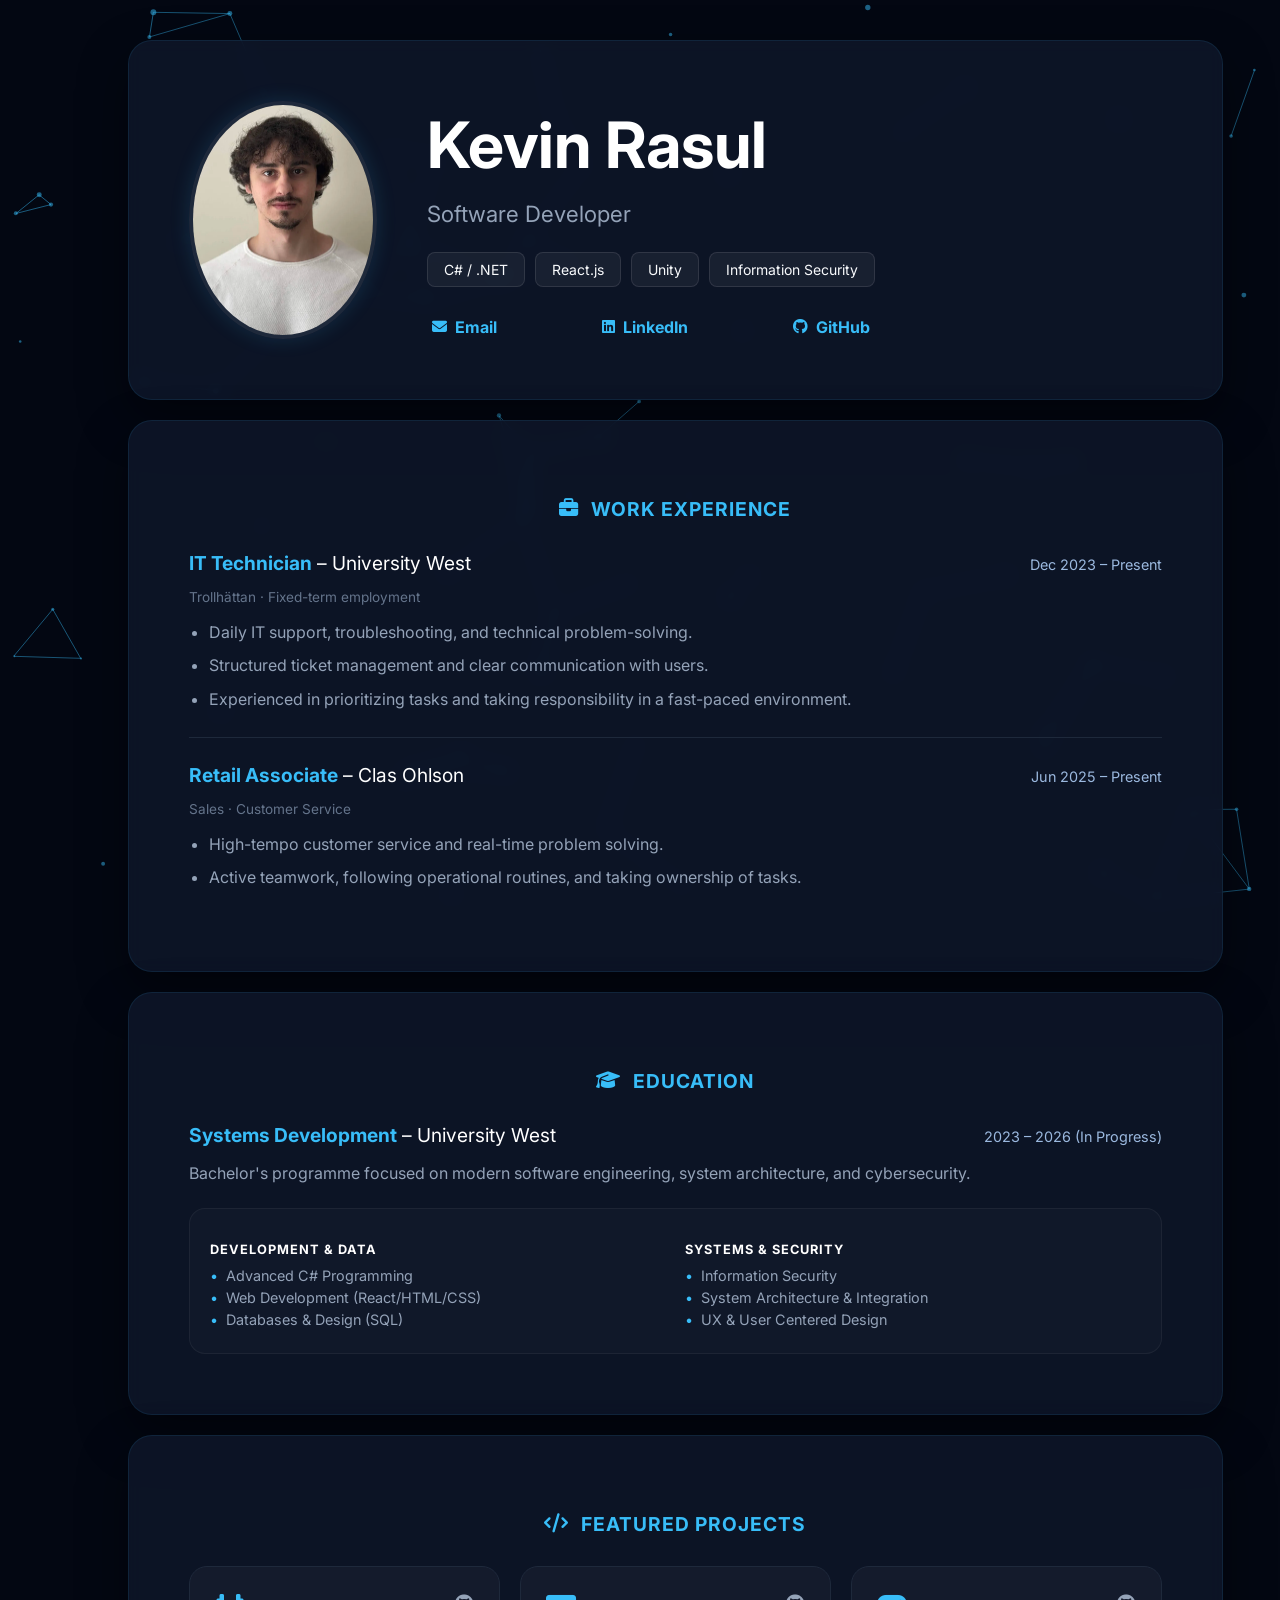
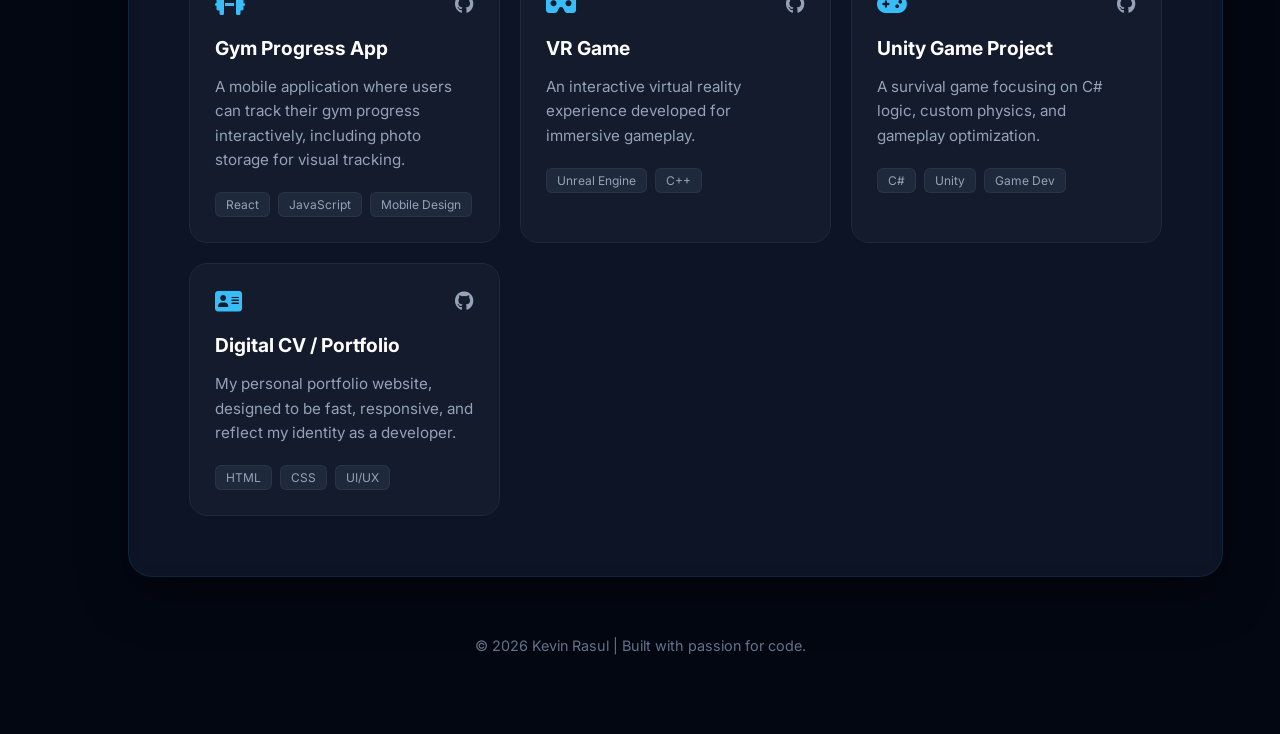
<file: index.html>
<!doctype html>
<html lang="en">
  <head>
    <meta charset="UTF-8" />
    <meta name="viewport" content="width=device-width, initial-scale=1.0" />
    <title>Kevin Rasul | Software Developer</title>
    <link rel="stylesheet" href="profile.css" />

    <link
      rel="stylesheet"
      href="https://cdnjs.cloudflare.com/ajax/libs/font-awesome/6.5.1/css/all.min.css"
    />

    <link
      href="https://fonts.googleapis.com/css2?family=Inter:wght@400;700;900&display=swap"
      rel="stylesheet"
    />
  </head>
  <body>
    <canvas id="canvas-bg"></canvas>

    <script>
      const canvas = document.getElementById("canvas-bg");
      const ctx = canvas.getContext("2d");
      let particles = [];

      function resize() {
        canvas.width = window.innerWidth;
        canvas.height = window.innerHeight;
      }
      window.addEventListener("resize", resize);
      resize();

      const mouse = { x: null, y: null };
      window.addEventListener("mousemove", (e) => {
        mouse.x = e.x;
        mouse.y = e.y;
      });

      class Particle {
        constructor() {
          this.x = Math.random() * canvas.width;
          this.y = Math.random() * canvas.height;
          this.size = Math.random() * 2 + 1;
          this.speedX = Math.random() * 1 - 0.5;
          this.speedY = Math.random() * 1 - 0.5;
        }
        update() {
          this.x += this.speedX;
          this.y += this.speedY;
          if (this.x > canvas.width) this.x = 0;
          if (this.x < 0) this.x = canvas.width;
          if (this.y > canvas.height) this.y = 0;
          if (this.y < 0) this.y = canvas.height;

          // Interaction with mouse
          let dx = mouse.x - this.x;
          let dy = mouse.y - this.y;
          let distance = Math.sqrt(dx * dx + dy * dy);
          if (distance < 150) {
            this.x -= dx / 20;
            this.y -= dy / 20;
          }
        }
        draw() {
          ctx.fillStyle = "rgba(56, 189, 248, 0.5)";
          ctx.beginPath();
          ctx.arc(this.x, this.y, this.size, 0, Math.PI * 2);
          ctx.fill();
        }
      }

      function init() {
        for (let i = 0; i < 80; i++) particles.push(new Particle());
      }

      function animate() {
        ctx.clearRect(0, 0, canvas.width, canvas.height);
        for (let i = 0; i < particles.length; i++) {
          particles[i].update();
          particles[i].draw();
          for (let j = i; j < particles.length; j++) {
            let dx = particles[i].x - particles[j].x;
            let dy = particles[i].y - particles[j].y;
            let distance = Math.sqrt(dx * dx + dy * dy);
            if (distance < 100) {
              ctx.strokeStyle = `rgba(56, 189, 248, ${1 - (distance / 100) * 0.2})`;
              ctx.lineWidth = 0.5;
              ctx.beginPath();
              ctx.moveTo(particles[i].x, particles[i].y);
              ctx.lineTo(particles[j].x, particles[j].y);
              ctx.stroke();
            }
          }
        }
        requestAnimationFrame(animate);
      }
      init();
      animate();
    </script>
    <div class="container">
      <div class="hero-card">
        <img src="IMG_6983.webp" alt="Kevin Rasul" class="profile-pic" />

        <div class="hero-info">
          <h1>Kevin Rasul</h1>
          <p class="hero-subtitle">Software Developer</p>

          <div class="competence-grid">
            <span class="skill-tag">C# / .NET</span>
            <span class="skill-tag">React.js</span>
            <span class="skill-tag">Unity</span>
            <span class="skill-tag">Information Security</span>
          </div>

          <div class="hero-contact">
            <a href="mailto:kevin.rasul@hotmail.com">
              <i class="fa-solid fa-envelope"></i> Email
            </a>

            <a
              href="https://www.linkedin.com/in/kevin-rasul-252a8b273/"
              target="_blank"
            >
              <i class="fa-brands fa-linkedin"></i> LinkedIn
            </a>

            <a href="https://github.com/dreeys" target="_blank">
              <i class="fa-brands fa-github"></i> GitHub
            </a>
          </div>
        </div>
      </div>

      <section class="experience-box">
        <h2><i class="fa-solid fa-briefcase"></i> Work Experience</h2>

        <div class="job-item">
          <div class="job-header">
            <div class="job-title"><b>IT Technician</b> – University West</div>
            <span class="job-date">Dec 2023 – Present</span>
          </div>
          <p class="job-location">Trollhättan · Fixed-term employment</p>
          <ul>
            <li>
              Daily IT support, troubleshooting, and technical problem-solving.
            </li>
            <li>
              Structured ticket management and clear communication with users.
            </li>
            <li>
              Experienced in prioritizing tasks and taking responsibility in a
              fast-paced environment.
            </li>
          </ul>
        </div>

        <div class="job-divider"></div>

        <div class="job-item">
          <div class="job-header">
            <div class="job-title"><b>Retail Associate</b> – Clas Ohlson</div>
            <span class="job-date">Jun 2025 – Present</span>
          </div>
          <p class="job-location">Sales · Customer Service</p>
          <ul>
            <li>High-tempo customer service and real-time problem solving.</li>
            <li>
              Active teamwork, following operational routines, and taking
              ownership of tasks.
            </li>
          </ul>
        </div>
      </section>

      <section class="education-box">
        <h2><i class="fa-solid fa-graduation-cap"></i> Education</h2>

        <div class="edu-item">
          <div class="edu-header">
            <div class="edu-title">
              <b>Systems Development</b> – University West
            </div>
            <span class="edu-date">2023 – 2026 (In Progress)</span>
          </div>
          <p class="edu-desc">
            Bachelor's programme focused on modern software engineering, system
            architecture, and cybersecurity.
          </p>

          <div class="course-grid">
            <div class="course-category">
              <p class="kicker">Development & Data</p>
              <ul>
                <li>Advanced C# Programming</li>
                <li>Web Development (React/HTML/CSS)</li>
                <li>Databases & Design (SQL)</li>
              </ul>
            </div>

            <div class="course-category">
              <p class="kicker">Systems & Security</p>
              <ul>
                <li>Information Security</li>
                <li>System Architecture & Integration</li>
                <li>UX & User Centered Design</li>
              </ul>
            </div>
          </div>
        </div>
      </section>

      <section class="projects-box">
        <h2><i class="fa-solid fa-code"></i> Featured Projects</h2>

        <div class="projects-grid">
          <div class="project-card">
            <div class="project-header">
              <i class="fa-solid fa-dumbbell project-icon"></i>
              <div class="project-links">
                <a href="https://github.com/dreeys/NeoGym" target="_blank"
                  ><i class="fa-brands fa-github"></i
                ></a>
              </div>
            </div>
            <h3>Gym Progress App</h3>
            <p>
              A mobile application where users can track their gym progress
              interactively, including photo storage for visual tracking.
            </p>
            <div class="project-tags">
              <span>React</span>
              <span>JavaScript</span>
              <span>Mobile Design</span>
            </div>
          </div>

          <div class="project-card">
            <div class="project-header">
              <i class="fa-solid fa-vr-cardboard project-icon"></i>
              <div class="project-links">
                <a href="https://github.com/dreeys/VRproject" target="_blank"
                  ><i class="fa-brands fa-github"></i
                ></a>
              </div>
            </div>
            <h3>VR Game</h3>
            <p>
              An interactive virtual reality experience developed for immersive
              gameplay.
            </p>
            <div class="project-tags">
              <span>Unreal Engine</span>
              <span>C++</span>
            </div>
          </div>

          <div class="project-card">
            <div class="project-header">
              <i class="fa-solid fa-gamepad project-icon"></i>
              <div class="project-links">
                <a href="https://github.com/dreeys/ZombieGame" target="_blank"
                  ><i class="fa-brands fa-github"></i
                ></a>
              </div>
            </div>
            <h3>Unity Game Project</h3>
            <p>
              A survival game focusing on C# logic, custom physics, and gameplay
              optimization.
            </p>
            <div class="project-tags">
              <span>C#</span>
              <span>Unity</span>
              <span>Game Dev</span>
            </div>
          </div>

          <div class="project-card">
            <div class="project-header">
              <i class="fa-solid fa-address-card project-icon"></i>
              <div class="project-links">
                <a href="https://github.com/dreeys" target="_blank"
                  ><i class="fa-brands fa-github"></i
                ></a>
              </div>
            </div>
            <h3>Digital CV / Portfolio</h3>
            <p>
              My personal portfolio website, designed to be fast, responsive,
              and reflect my identity as a developer.
            </p>
            <div class="project-tags">
              <span>HTML</span>
              <span>CSS</span>
              <span>UI/UX</span>
            </div>
          </div>
        </div>
      </section>

      <footer
        style="
          text-align: center;
          padding: 40px;
          color: #64748b;
          font-size: 0.9rem;
        "
      >
        © 2026 Kevin Rasul | Built with passion for code.
      </footer>
    </div>
  </body>
</html>
</file>
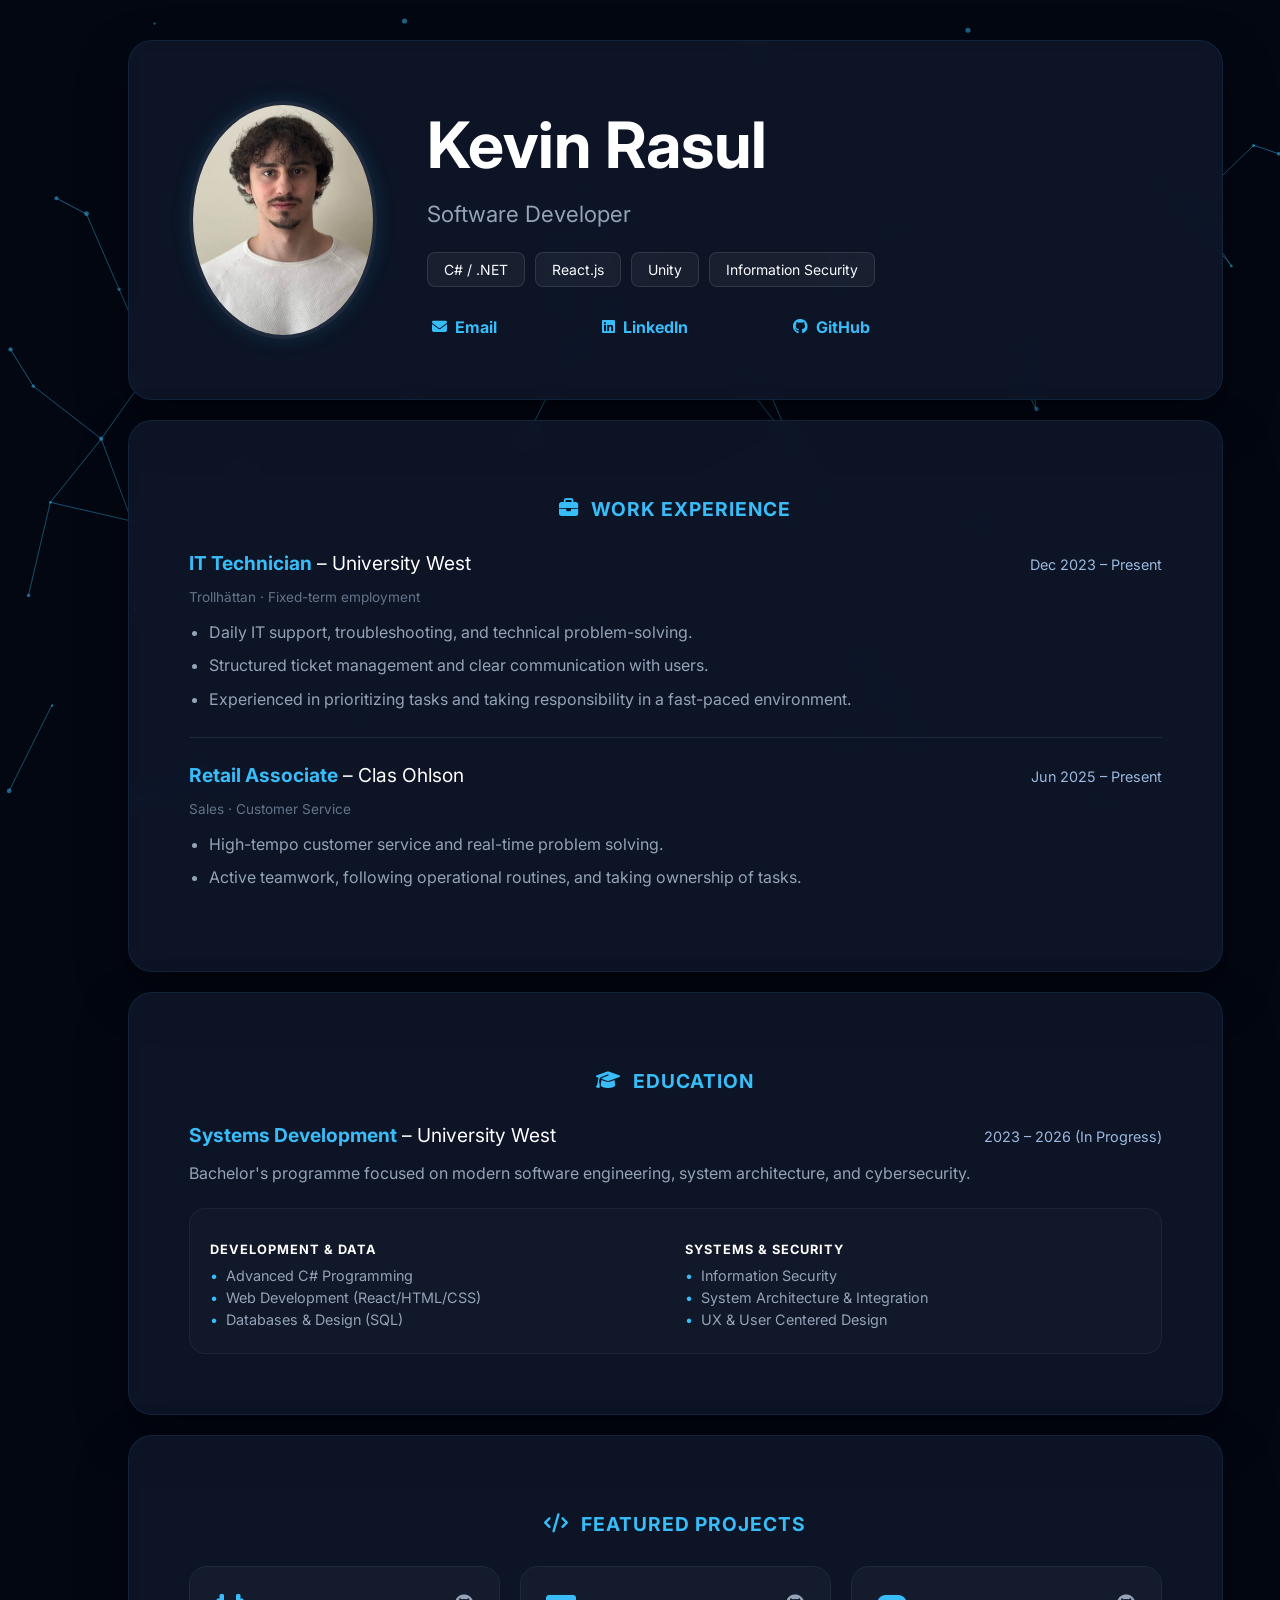
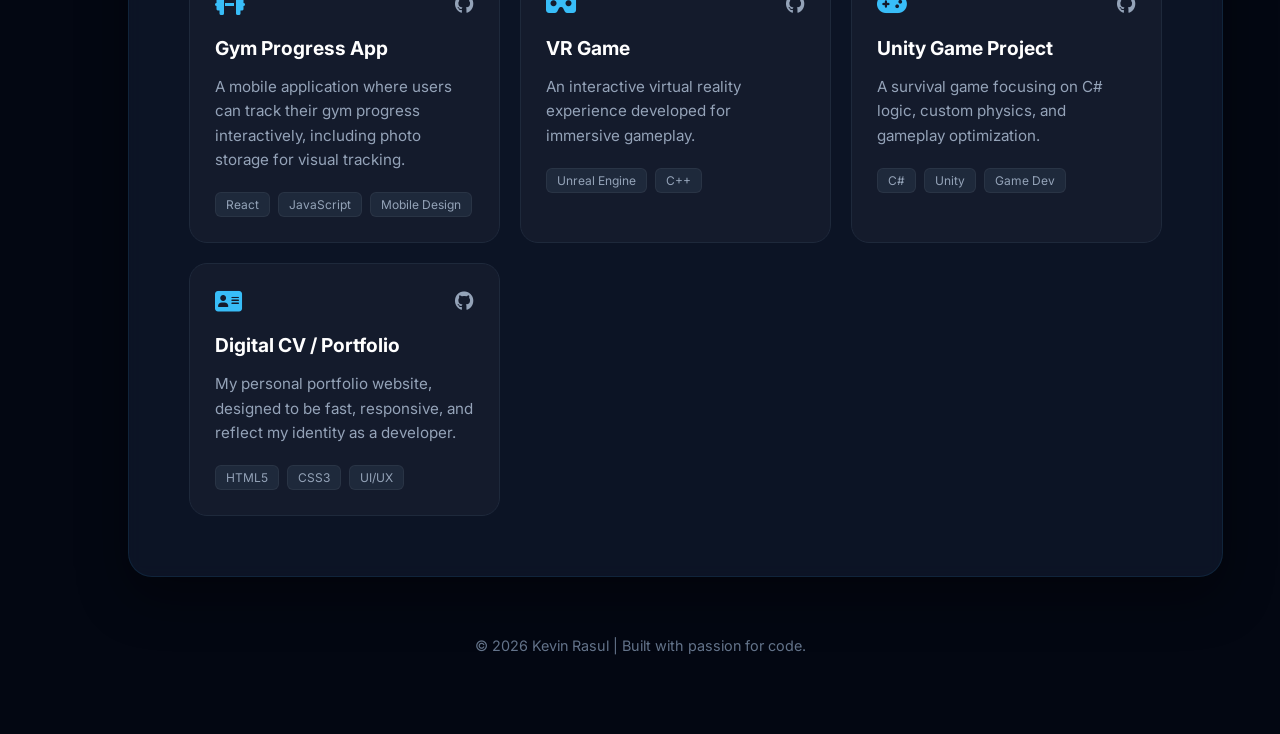
<file: profile.html>
<!doctype html>
<html lang="en">
  <head>
    <meta charset="UTF-8" />
    <meta name="viewport" content="width=device-width, initial-scale=1.0" />
    <title>Kevin Rasul | Software Developer</title>
    <link rel="stylesheet" href="profile.css" />

    <link
      rel="stylesheet"
      href="https://cdnjs.cloudflare.com/ajax/libs/font-awesome/6.5.1/css/all.min.css"
    />

    <link
      href="https://fonts.googleapis.com/css2?family=Inter:wght@400;700;900&display=swap"
      rel="stylesheet"
    />
  </head>
  <body>
    <canvas id="canvas-bg"></canvas>

    <script>
      const canvas = document.getElementById("canvas-bg");
      const ctx = canvas.getContext("2d");
      let particles = [];

      function resize() {
        canvas.width = window.innerWidth;
        canvas.height = window.innerHeight;
      }
      window.addEventListener("resize", resize);
      resize();

      const mouse = { x: null, y: null };
      window.addEventListener("mousemove", (e) => {
        mouse.x = e.x;
        mouse.y = e.y;
      });

      class Particle {
        constructor() {
          this.x = Math.random() * canvas.width;
          this.y = Math.random() * canvas.height;
          this.size = Math.random() * 2 + 1;
          this.speedX = Math.random() * 1 - 0.5;
          this.speedY = Math.random() * 1 - 0.5;
        }
        update() {
          this.x += this.speedX;
          this.y += this.speedY;
          if (this.x > canvas.width) this.x = 0;
          if (this.x < 0) this.x = canvas.width;
          if (this.y > canvas.height) this.y = 0;
          if (this.y < 0) this.y = canvas.height;

          // Interaction with mouse
          let dx = mouse.x - this.x;
          let dy = mouse.y - this.y;
          let distance = Math.sqrt(dx * dx + dy * dy);
          if (distance < 150) {
            this.x -= dx / 20;
            this.y -= dy / 20;
          }
        }
        draw() {
          ctx.fillStyle = "rgba(56, 189, 248, 0.5)";
          ctx.beginPath();
          ctx.arc(this.x, this.y, this.size, 0, Math.PI * 2);
          ctx.fill();
        }
      }

      function init() {
        for (let i = 0; i < 80; i++) particles.push(new Particle());
      }

      function animate() {
        ctx.clearRect(0, 0, canvas.width, canvas.height);
        for (let i = 0; i < particles.length; i++) {
          particles[i].update();
          particles[i].draw();
          for (let j = i; j < particles.length; j++) {
            let dx = particles[i].x - particles[j].x;
            let dy = particles[i].y - particles[j].y;
            let distance = Math.sqrt(dx * dx + dy * dy);
            if (distance < 100) {
              ctx.strokeStyle = `rgba(56, 189, 248, ${1 - (distance / 100) * 0.2})`;
              ctx.lineWidth = 0.5;
              ctx.beginPath();
              ctx.moveTo(particles[i].x, particles[i].y);
              ctx.lineTo(particles[j].x, particles[j].y);
              ctx.stroke();
            }
          }
        }
        requestAnimationFrame(animate);
      }
      init();
      animate();
    </script>
    <div class="container">
      <div class="hero-card">
        <img src="IMG_6983.webp" alt="Kevin Rasul" class="profile-pic" />

        <div class="hero-info">
          <h1>Kevin Rasul</h1>
          <p class="hero-subtitle">Software Developer</p>

          <div class="competence-grid">
            <span class="skill-tag">C# / .NET</span>
            <span class="skill-tag">React.js</span>
            <span class="skill-tag">Unity</span>
            <span class="skill-tag">Information Security</span>
          </div>

          <div class="hero-contact">
            <a href="mailto:kevin.rasul@hotmiail.com">
              <i class="fa-solid fa-envelope"></i> Email
            </a>

            <a
              href="https://www.linkedin.com/in/kevin-rasul-252a8b273/"
              target="_blank"
            >
              <i class="fa-brands fa-linkedin"></i> LinkedIn
            </a>

            <a href="https://github.com/dreeys" target="_blank">
              <i class="fa-brands fa-github"></i> GitHub
            </a>
          </div>
        </div>
      </div>

      <section class="experience-box">
        <h2><i class="fa-solid fa-briefcase"></i> Work Experience</h2>

        <div class="job-item">
          <div class="job-header">
            <div class="job-title"><b>IT Technician</b> – University West</div>
            <span class="job-date">Dec 2023 – Present</span>
          </div>
          <p class="job-location">Trollhättan · Fixed-term employment</p>
          <ul>
            <li>
              Daily IT support, troubleshooting, and technical problem-solving.
            </li>
            <li>
              Structured ticket management and clear communication with users.
            </li>
            <li>
              Experienced in prioritizing tasks and taking responsibility in a
              fast-paced environment.
            </li>
          </ul>
        </div>

        <div class="job-divider"></div>

        <div class="job-item">
          <div class="job-header">
            <div class="job-title"><b>Retail Associate</b> – Clas Ohlson</div>
            <span class="job-date">Jun 2025 – Present</span>
          </div>
          <p class="job-location">Sales · Customer Service</p>
          <ul>
            <li>High-tempo customer service and real-time problem solving.</li>
            <li>
              Active teamwork, following operational routines, and taking
              ownership of tasks.
            </li>
          </ul>
        </div>
      </section>

      <section class="education-box">
        <h2><i class="fa-solid fa-graduation-cap"></i> Education</h2>

        <div class="edu-item">
          <div class="edu-header">
            <div class="edu-title">
              <b>Systems Development</b> – University West
            </div>
            <span class="edu-date">2023 – 2026 (In Progress)</span>
          </div>
          <p class="edu-desc">
            Bachelor's programme focused on modern software engineering, system
            architecture, and cybersecurity.
          </p>

          <div class="course-grid">
            <div class="course-category">
              <p class="kicker">Development & Data</p>
              <ul>
                <li>Advanced C# Programming</li>
                <li>Web Development (React/HTML/CSS)</li>
                <li>Databases & Design (SQL)</li>
              </ul>
            </div>

            <div class="course-category">
              <p class="kicker">Systems & Security</p>
              <ul>
                <li>Information Security</li>
                <li>System Architecture & Integration</li>
                <li>UX & User Centered Design</li>
              </ul>
            </div>
          </div>
        </div>
      </section>

      <section class="projects-box">
        <h2><i class="fa-solid fa-code"></i> Featured Projects</h2>

        <div class="projects-grid">
          <div class="project-card">
            <div class="project-header">
              <i class="fa-solid fa-dumbbell project-icon"></i>
              <div class="project-links">
                <a href="https://github.com/dreeys/NeoGym" target="_blank"
                  ><i class="fa-brands fa-github"></i
                ></a>
              </div>
            </div>
            <h3>Gym Progress App</h3>
            <p>
              A mobile application where users can track their gym progress
              interactively, including photo storage for visual tracking.
            </p>
            <div class="project-tags">
              <span>React</span>
              <span>JavaScript</span>
              <span>Mobile Design</span>
            </div>
          </div>

          <div class="project-card">
            <div class="project-header">
              <i class="fa-solid fa-vr-cardboard project-icon"></i>
              <div class="project-links">
                <a href="https://github.com/dreeys/VRproject" target="_blank"
                  ><i class="fa-brands fa-github"></i
                ></a>
              </div>
            </div>
            <h3>VR Game</h3>
            <p>
              An interactive virtual reality experience developed for immersive
              gameplay.
            </p>
            <div class="project-tags">
              <span>Unreal Engine</span>
              <span>C++</span>
            </div>
          </div>

          <div class="project-card">
            <div class="project-header">
              <i class="fa-solid fa-gamepad project-icon"></i>
              <div class="project-links">
                <a href="https://github.com/dreeys/ZombieGame" target="_blank"
                  ><i class="fa-brands fa-github"></i
                ></a>
              </div>
            </div>
            <h3>Unity Game Project</h3>
            <p>
              A survival game focusing on C# logic, custom physics, and gameplay
              optimization.
            </p>
            <div class="project-tags">
              <span>C#</span>
              <span>Unity</span>
              <span>Game Dev</span>
            </div>
          </div>

          <div class="project-card">
            <div class="project-header">
              <i class="fa-solid fa-address-card project-icon"></i>
              <div class="project-links">
                <a href="https://github.com/dreeys" target="_blank"
                  ><i class="fa-brands fa-github"></i
                ></a>
              </div>
            </div>
            <h3>Digital CV / Portfolio</h3>
            <p>
              My personal portfolio website, designed to be fast, responsive,
              and reflect my identity as a developer.
            </p>
            <div class="project-tags">
              <span>HTML5</span>
              <span>CSS3</span>
              <span>UI/UX</span>
            </div>
          </div>
        </div>
      </section>

      <footer
        style="
          text-align: center;
          padding: 40px;
          color: #64748b;
          font-size: 0.9rem;
        "
      >
        © 2026 Kevin Rasul | Built with passion for code.
      </footer>
    </div>
  </body>
</html>
</file>
<file: profile.css>
/* Grundinställningar */
body {
  margin: 0;
  padding: 40px 0;
  font-family: "Inter", sans-serif;
  color: #f8fafc;
  display: flex;
  flex-direction: column;
  align-items: center;
  min-height: 100vh;

  background-color: #030712; /* Very dark base */
  overflow-x: hidden;
}

/* SJÄLVA BOXEN - Nu mycket bredare */
.hero-card {
  background-color: #0f172a;
  border: 1px solid #1e293b;
  padding: 60px; /* Mer luft inuti boxen */
  border-radius: 24px;
  max-width: 1100px; /* Här ställer du in bredden */
  width: 95%;
  display: flex;
  align-items: center; /* Centrerar dem i höjdled mot varandra */
  gap: 50px; /* Avståndet mellan bilden och texten */
  box-shadow: 0 20px 50px rgba(0, 0, 0, 0.3);
}

/* PROFILBILDEN */
.profile-pic {
  width: 180px; /* Lite större bild för att matcha den breda boxen */
  height: 230px;
  border-radius: 50%;
  border: 4px solid #1e293b;
  box-shadow: 0 0 20px rgba(56, 189, 248, 0.15);
  flex-shrink: 0; /* Hindrar bilden från att tryckas ihop */
}

/* TEXT-CONTAINER */
.hero-info {
  flex-grow: 1;
}

h1 {
  font-size: 4rem;
  margin: 10px 0;
  color: #ffffff;
  line-height: 1;
}

.hero-subtitle {
  font-size: 1.4rem;
  color: #94a3b8;
  margin-bottom: 25px;
}

/* KOMPETENSER */
.competence-grid {
  display: flex;
  flex-wrap: wrap;
  gap: 10px;
  margin-bottom: 30px;
}

.skill-tag {
  background-color: rgba(255, 255, 255, 0.05);
  border: 1px solid rgba(255, 255, 255, 0.1);
  padding: 8px 16px;
  border-radius: 8px;
  font-size: 14px;
}

/* KONTAKT */
.status-badge {
  color: #4ade80;
  font-size: 12px;
  font-weight: bold;
  text-transform: uppercase;
  letter-spacing: 1px;
}

.hero-contact {
  margin-top: 2;
  font-size: 16px;
  display: flex;
  align-items: center;
  gap: 105px;
  padding-left: 5px;
}

.hero-contact a {
  color: #38bdf8;
  text-decoration: none;
  font-weight: bold;
  display: flex;
  align-items: center;
}

/* Denna del ger ikonen lite luft till höger så den inte nuddar texten */
.hero-contact i {
  margin-right: 8px;
  font-size: 15px; /* Gör ikonen aningen större än texten för bättre balans */
}

.hero-contact a:hover {
  text-decoration: underline;
  filter: brightness(1.2); /* Gör att hela länken lyser upp lite vid hover */
}

/* 











*/

/* ERFARENHETSBOXEN */

.experience-box {
  background-color: #0f172a; /* Samma mörkblå som hero-card */
  border: 1px solid #1e293b;
  padding: 40px;
  border-radius: 24px;
  max-width: 1100px;
  width: 100%;
  margin-top: 10px; /* Avstånd till boxen ovanför */
}

/* RUBRIKEN */
.experience-box h2 {
  color: #38bdf8; /* Ljusblå accent */
  font-size: 1.2rem;
  text-transform: uppercase;
  letter-spacing: 1px;
  margin-bottom: 30px;
  display: flex;
  align-items: center;
  gap: 12px;
  justify-content: center;
}

.job-item {
  margin-bottom: 20px;
}

.job-header {
  display: flex;
  justify-content: space-between;
  align-items: baseline;
  margin-bottom: 5px;
}

.job-title {
  font-size: 1.2rem;
  color: #ffffff;
}

.job-title b {
  color: #38bdf8;
}

.job-date {
  color: #9bb9df;
  font-size: 0.9rem;
}

.job-location {
  color: #64748b;
  font-size: 0.85rem;
  margin-bottom: 15px;
}

/* LISTAN MED PUNKTER */
.experience-box ul {
  padding-left: 20px;
  margin: 0;
}

.experience-box li {
  color: #94a3b8; /* Lättläst grå text */
  margin-bottom: 8px;
  line-height: 1.6;
}

/* SKILJELINJE MELLAN JOBBEN */
.job-divider {
  height: 1px;
  background-color: #1e293b; /* Diskret linje */
  margin: 25px 0;
}

/* 

















*/

/*  UTBILDNINGBOX*/

/* UTBILDNINGSBOXEN */
.education-box {
  background-color: #0f172a;
  border: 1px solid #1e293b;
  padding: 40px;
  border-radius: 24px;
  max-width: 1100px;
  width: 100%;
  margin-top: 10px;
}

.education-box h2 {
  color: #38bdf8;
  font-size: 1.2rem;
  text-transform: uppercase;
  letter-spacing: 1px;
  margin-bottom: 30px;
  display: flex;
  align-items: center;
  justify-content: center;
  gap: 12px;
}

.edu-header {
  display: flex;
  justify-content: space-between;
  align-items: baseline;
  margin-bottom: 10px;
}

.edu-title {
  font-size: 1.2rem;
  color: #ffffff;
}

.edu-title b {
  color: #38bdf8;
}

.edu-date {
  color: #9bb9df;
  font-size: 0.9rem;
}

.edu-desc {
  color: #94a3b8;
  margin-bottom: 25px;
}

/* GRID FÖR KURSER */
.course-grid {
  display: grid;
  grid-template-columns: 1fr 1fr; /* Två kolumner */
  gap: 20px;
  background-color: rgba(255, 255, 255, 0.02); /* Mycket subtil bakgrund */
  padding: 20px;
  border-radius: 16px;
  border: 1px solid rgba(255, 255, 255, 0.05);
}

.kicker {
  color: #ffffff;
  font-size: 0.8rem;
  font-weight: bold;
  text-transform: uppercase;
  letter-spacing: 1px;
  margin-bottom: 10px;
}

.course-category ul {
  list-style: none;
  padding: 0;
  margin: 0;
}

.course-category li {
  color: #94a3b8;
  font-size: 0.9rem;
  margin-bottom: 5px;
  display: flex;
  align-items: center;
  gap: 8px;
}

/* En liten blå prick framför varje kurs */
.course-category li::before {
  content: "•";
  color: #38bdf8;
}

/* Mobilanpassning för grid */
@media (max-width: 600px) {
  .course-grid {
    grid-template-columns: 1fr;
  }
}

/*  








*/

/* PROJEKTBOXEN */
.projects-box {
  background-color: #0f172a;
  border: 1px solid #1e293b;
  padding: 40px;
  border-radius: 24px;
  max-width: 1100px;
  width: 100%;
  margin-top: 10px;
}

.projects-box h2 {
  color: #38bdf8;
  font-size: 1.2rem;
  text-transform: uppercase;
  letter-spacing: 1px;
  margin-bottom: 30px;
  display: flex;
  justify-content: center;
  align-items: center;
  gap: 12px;
}

/* RUTNÄTET */
.projects-grid {
  display: grid;
  /* Skapar kolumner som är minst 300px breda, men fyller ut om det finns plats */
  grid-template-columns: repeat(auto-fit, minmax(300px, 1fr));
  gap: 20px;
}

/* ENSKILDA PROJEKTKORT */
.project-card {
  background-color: rgba(255, 255, 255, 0.03);
  border: 1px solid #1e293b;
  padding: 25px;
  border-radius: 18px;
  transition: all 0.3s ease; /* Gör att hovringen blir mjuk */
}

.project-card:hover {
  transform: translateY(-5px); /* Kortet "lyfter" lite vid hovring */
  border-color: #38bdf8; /* Kanten blir ljusblå */
  background-color: rgba(56, 189, 248, 0.05);
}

.project-header {
  display: flex;
  justify-content: space-between;
  align-items: center;
  margin-bottom: 20px;
}

.project-icon {
  font-size: 1.5rem;
  color: #38bdf8;
}

.project-links a {
  color: #94a3b8;
  font-size: 1.2rem;
  margin-left: 15px;
  transition: color 0.2s;
}

.project-links a:hover {
  color: #ffffff;
}

.project-card h3 {
  color: #ffffff;
  margin: 0 0 10px 0;
  font-size: 1.2rem;
}

.project-card p {
  color: #94a3b8;
  font-size: 0.95rem;
  line-height: 1.6;
  margin-bottom: 20px;
}

/* TAGGAR INUTI KORTEN */
.project-tags {
  display: flex;
  flex-wrap: wrap;
  gap: 8px;
}

.project-tags span {
  font-size: 0.75rem;
  background-color: #1e293b;
  color: #94a3b8;
  padding: 4px 10px;
  border-radius: 6px;
  border: 1px solid rgba(255, 255, 255, 0.05);
}

#canvas-bg {
  position: fixed; /* Stays in place while scrolling */
  top: 0;
  left: 0;
  width: 100%;
  height: 100%;
  z-index: -1; /* Puts it behind everything */
  pointer-events: none; /* Allows you to click links through the background */
}

/* GLASS EFFECT: Update your cards so the background is visible through them */
.hero-card,
.experience-box,
.education-box,
.projects-box {
  background-color: rgba(15, 23, 42, 0.85); /* Semi-transparent */
  backdrop-filter: blur(8px); /* Blurs the network behind the cards */
  border: 1px solid rgba(56, 189, 248, 0.1);
  border-radius: 24px;
  padding: 60px;
  max-width: 1100px;
  width: 95%;
  margin-bottom: 20px;
  box-shadow: 0 20px 50px rgba(0, 0, 0, 0.4);
}

/* MOBILANPASSNING */
@media (max-width: 800px) {
  body {
    padding: 20px 0; /* Mindre marginal i topp/botten */
  }

  .hero-card,
  .experience-box,
  .education-box,
  .projects-box {
    width: 88%; /* Sänkt från 95/100% för mer luft på sidorna */
    margin: 0 auto 15px auto;
    padding: 30px 20px;
    gap: 30px; /* Minskar gapet mellan bild och text i hero-card */
  }

  .hero-contact {
    flex-direction: column; /* Stapla mail, LinkedIn, GitHub */
    gap: 15px;
    align-items: center;
    padding-left: 0;
  }

  .job-header,
  .edu-header {
    flex-direction: column;
    align-items: flex-start;
    gap: 5px;
  }

  job-date,
  .edu-date {
    margin-bottom: 10px;
  }

  @media (max-width: 500px) {
    h1 {
      font-size: 2rem;
    }

    .projects-grid {
      grid-template-columns: 1fr; /* Tvinga ett projekt per rad */
    }

    .course-grid {
      grid-template-columns: 1fr;
    }
  }
}
</file>
